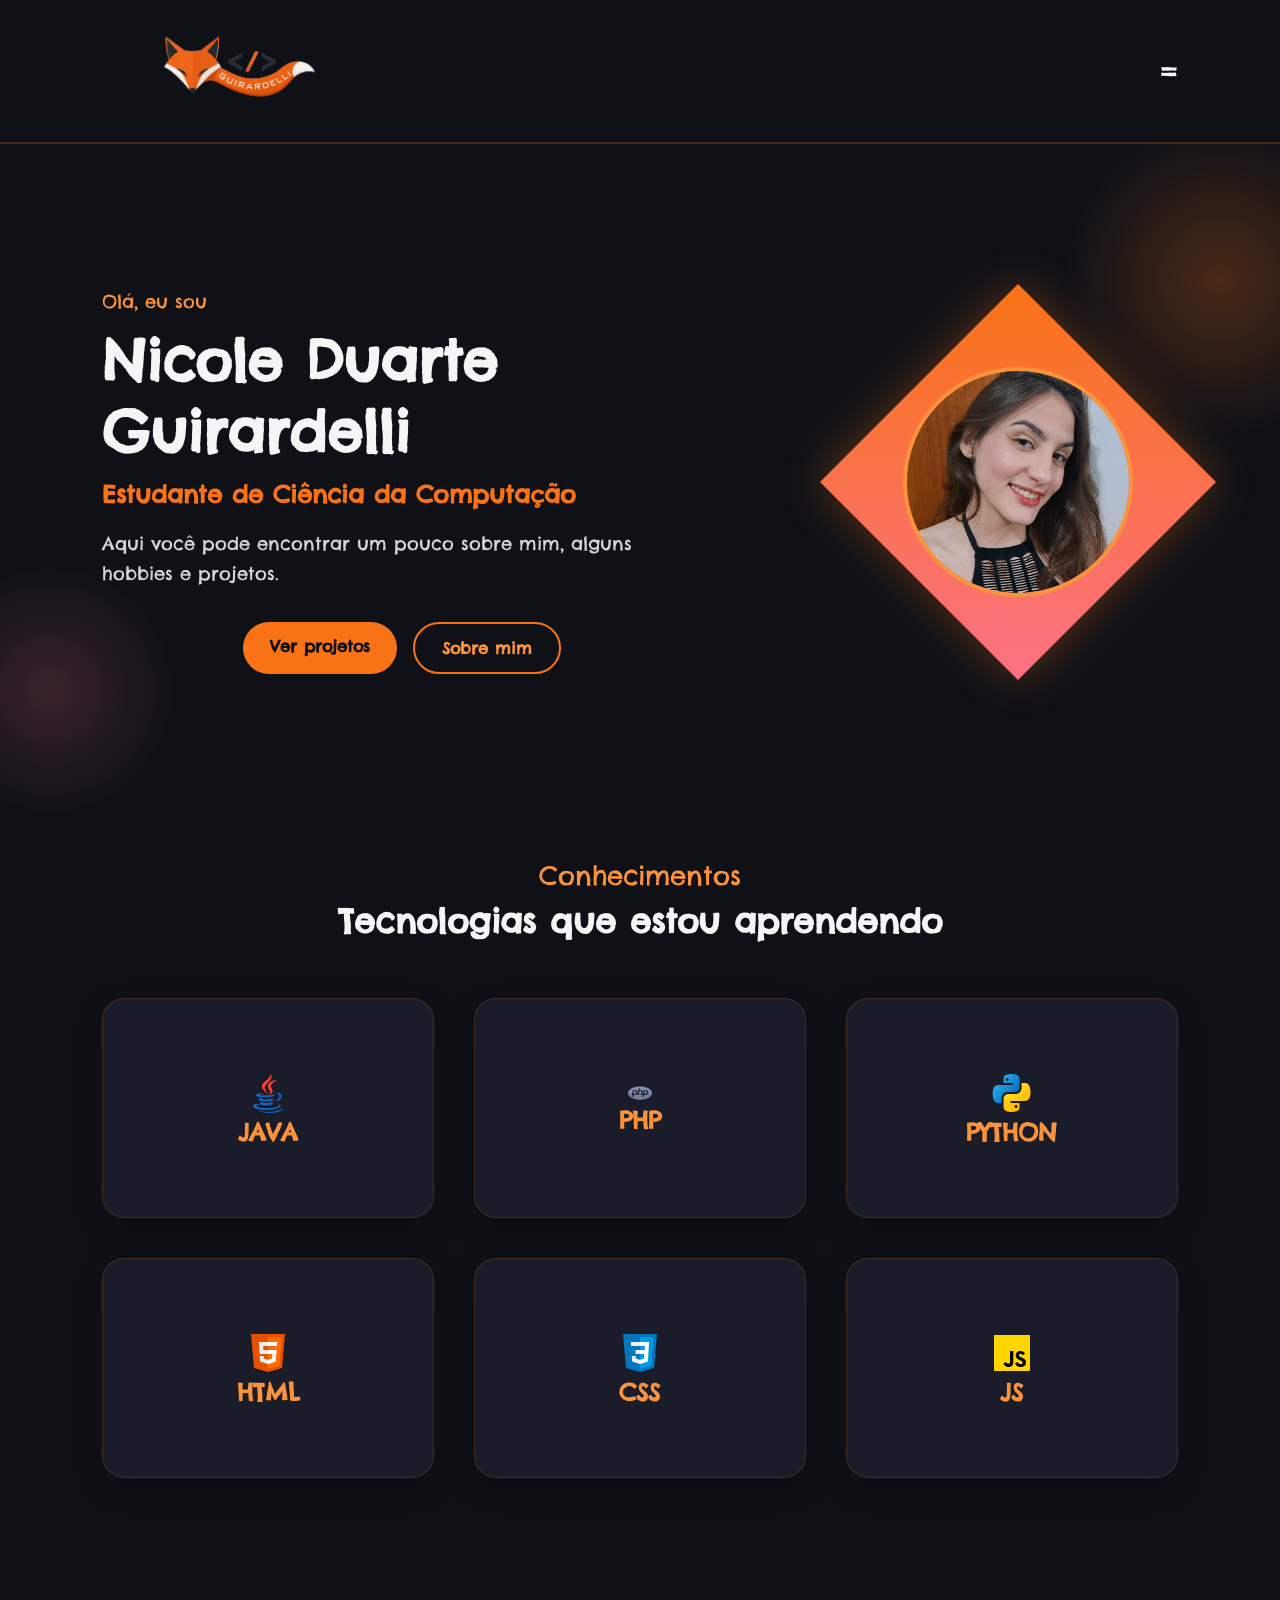
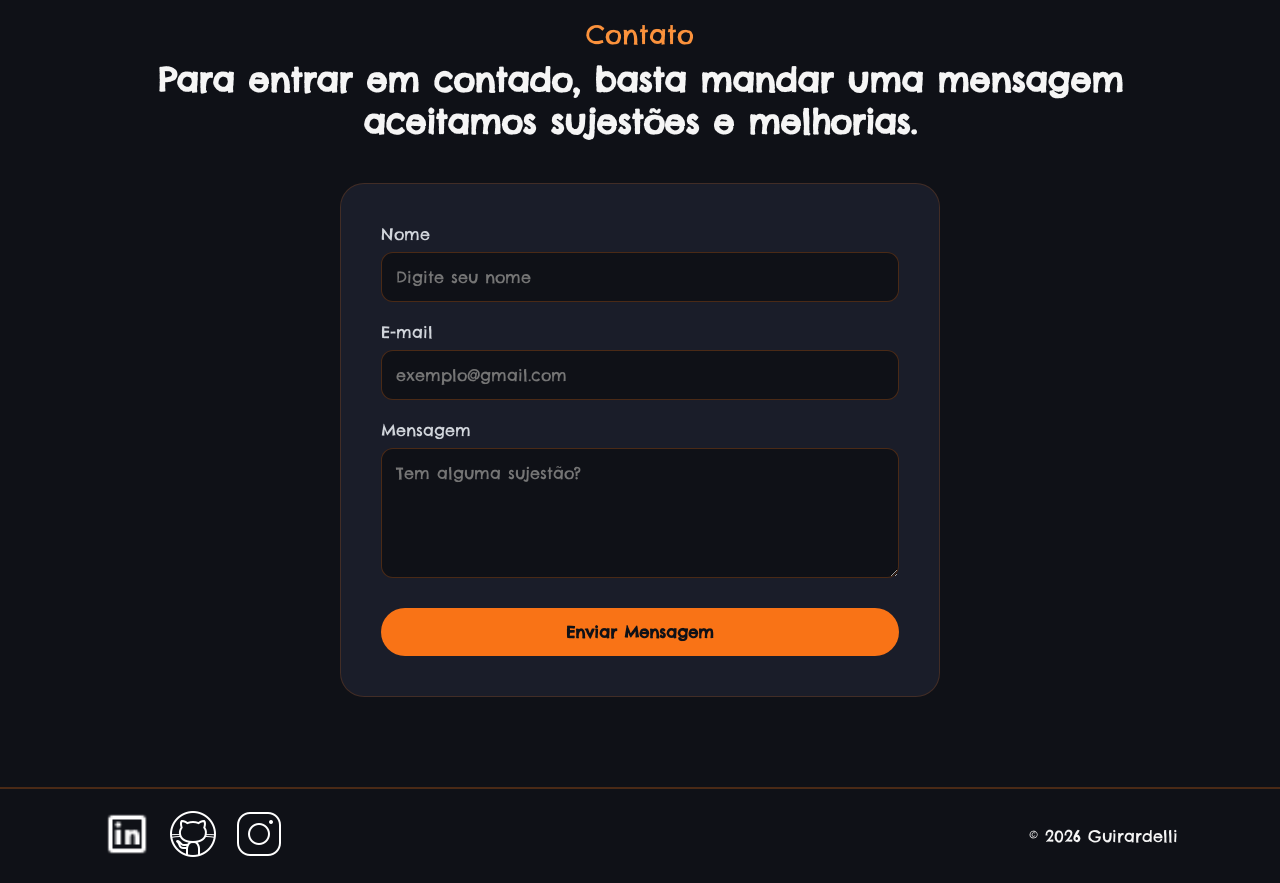
<file: index.html>
<!DOCTYPE html>
<html lang="en">

<head>
    <meta charset="UTF-8">
    <meta name="viewport" content="width=device-width, initial-scale=1.0">
    <title>Home</title>
    <link rel="stylesheet" href="style.css">
    <link rel="stylesheet" href="home.css">
    <link rel="preconnect" href="https://fonts.gstatic.com" crossorigin>
    <link href="https://fonts.googleapis.com/css2?family=Chelsea+Market&display=swap" rel="stylesheet">
    <link rel="shortcut icon" href="WhatsApp Image 2026-06-24 at 21.35.36 (1).png" type="favicon.png">
</head>

<body>
    <header>
        <div class="logo">
            <img src="img/logo-raposa.png" alt="logo de uma raposa">
        </div>

        <button class="botao-menu" onclick="abrirMenu()">=</button>
        <nav class="menu" id="menu">
            <a href="index.html">Home</a>
            <a href="sobre.html">Sobre</a>
            <a href="projeto.html">Projetos</a>
        </nav>
    </header>

    <main>

        <section class="home">
            <div class="home-texto">
                <p class="destaque">Olá, eu sou </p>
                <h2>Nicole Duarte Guirardelli</h2>
                <h3>Estudante de Ciência da Computação</h3>
                <p class="descricao">
                    Aqui você pode encontrar um pouco sobre mim, alguns hobbies e projetos.
                </p>
                <div class="botoes">
                    <a href="projeto.html">Ver projetos</a>
                    <a href="sobre.html">Sobre mim</a>
                </div>
            </div>

            <div class="home-imagem">
                <img src="img/nicole.jpg" alt="Imagem de perfil">
            </div>
        </section>

        <section class="tecnologia">
            <div class="informacao-tec">
                <p>Conhecimentos</p>
                <h2>Tecnologias que estou aprendendo</h2>
            </div>

            <article class="card">
                <div class="card-conteudo">
                    <div class="card-frente">
                        <img src="img/icone-java.png" alt="icone java">
                        <h3>JAVA</h3>

                    </div>

                    <div class="card-verso">
                        <code>
                        String nome = "Nicole";
                        System.out.println("Olá, " + nome);
                    </code>

                    </div>
                </div>
            </article>
            <article class="card">
                <div class="card-conteudo">
                    <div class="card-frente">
                        <img src="img/icone-php.png" alt="icone php">
                        <h3>PHP</h3>

                    </div>

                    <div class="card-verso">
                        <code>
                        $nome = "Nicole";
                        echo "Olá, $nome";
                    </code>

                    </div>
                </div>
            </article>
            <article class="card">
                <div class="card-conteudo">
                    <div class="card-frente">
                        <img src="img/icone-python.png" alt="icone python">
                        <h3>PYTHON</h3>

                    </div>

                    <div class="card-verso">
                        <code>
                        nome = "Nicole"
                        print(f"Olá, {nome}")   

                    </code>

                    </div>
                </div>
            </article>
            <article class="card">
                <div class="card-conteudo">
                    <div class="card-frente">
                        <img src="img/icone-html.png" alt="icone html">
                        <h3>HTML</h3>

                    </div>

                    <div class="card-verso">
                        <code>
                       &lt;h1&gt;Portfólio&lt;/h1&gt;
                        &lt;p&gt;Bem-vindo!&lt;/p&gt;
                    </code>

                    </div>
                </div>
            </article>
            <article class="card">
                <div class="card-conteudo">
                    <div class="card-frente">
                        <img src="img/icone-css.png" alt="icone css">
                        <h3>CSS</h3>

                    </div>

                    <div class="card-verso">
                        <code>
                        h1 {
                           color: orange;
                        }
                    </code>

                    </div>
                </div>
            </article>
            <article class="card">
                <div class="card-conteudo">
                    <div class="card-frente">
                        <img src="img/icone-js.png" alt="icone java script">
                        <h3>JS</h3>

                    </div>

                    <div class="card-verso">
                        <code>
                        let nome = "Nicole";
                        console.log(nome);
                    </code>

                    </div>
                </div>
            </article>


        </section>
        <!-- testar envio para email -->
        <section class="contato">
            <div class="titulo-contato">
                <p>Contato</p>
                <h2>Para entrar em contado, basta mandar uma mensagem aceitamos sujestões e melhorias.</h2>
            </div>

            <form class="formulario-contato" action="https://formsubmit.co/nicole.guirardelli@gmail.com" method="POST">
                <input type="hidden" name="_next"
                    value="https://nicoleguirardelli.github.io/Trabalho-portifolio/index.html">
                    
                <div class="campo">
                    <label for="nome">Nome</label>
                    <input type="text" id="nome" name="name" placeholder="Digite seu nome" required>
                </div>

                <div class="campo">
                    <label for="email">E-mail</label>
                    <input type="email" id="email" name="email" placeholder="exemplo@gmail.com" required>
                </div>

                <div class="campo">
                    <label for="mensagem">Mensagem</label>
                    <textarea id="mensagem" name="message" rows="5" placeholder="Tem alguma sujestão?"
                        required></textarea>
                </div>

                <button type="submit" class="botao-enviar">Enviar Mensagem</button>
            </form>
        </section>

    </main>

    <footer class="rodape">

        <div class="redes">
            <a href="https://www.linkedin.com/in/nicole-guirardelli/" target="_blank"><img id="logo-linkedin"
                    src="img/icone-linkedin.png" alt="icone linkedin"></a>
            <a href="https://github.com/NicoleGuirardelli" target="_blank"><img src="img/icone-github.png"
                    alt="icone github"></a>
            <a href="https://github.com/NicoleGuirardelli" target="_blank"><img src="img/icone-instagram.png"
                    alt="icone insta"></a>
        </div>



        <div>
            <p>© 2026 Guirardelli</p>
        </div>

    </footer>

    <button class="botao-voltar-topo" id="botaoVoltarTopo" onclick="voltarAoTopo()"
        aria-label="Voltar para o início da página">↑</button>

    <script src="main.js"></script>
</body>

</html>
</file>
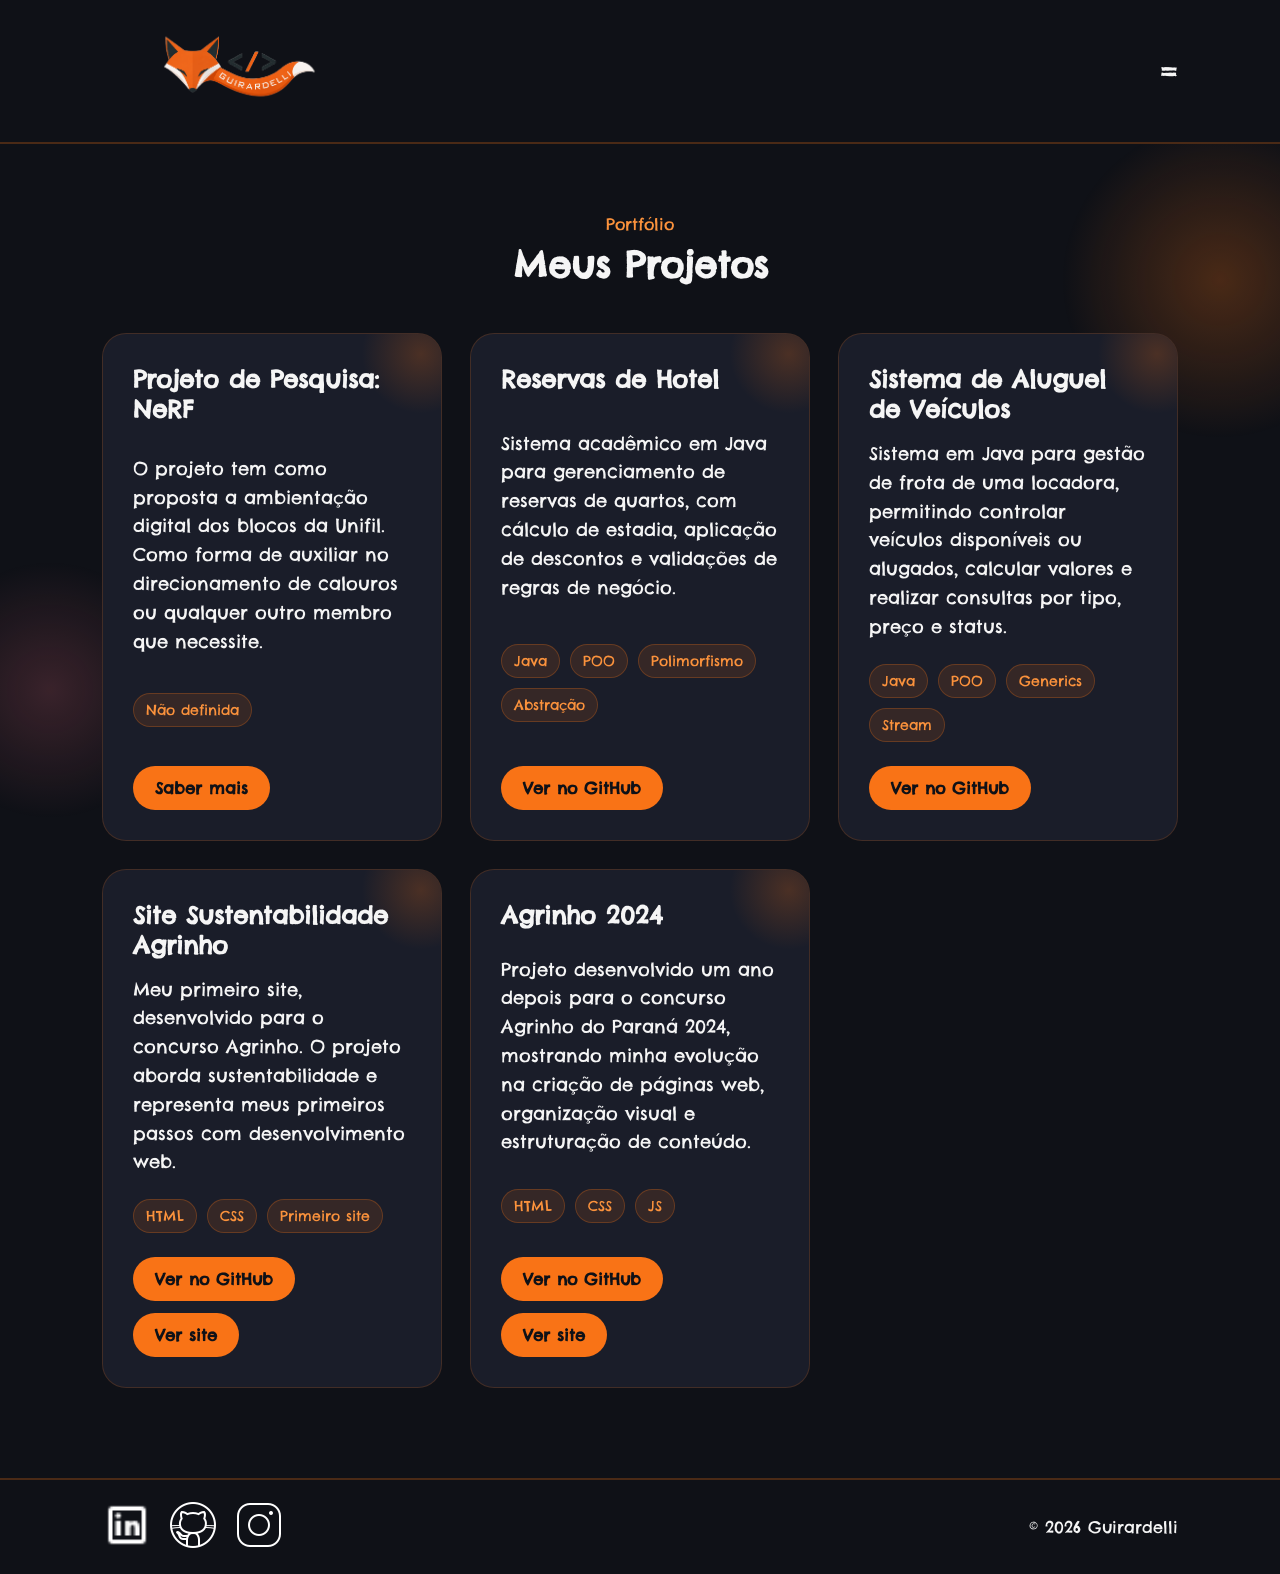
<file: projeto.html>
<!DOCTYPE html>
<html lang="en">

<head>
    <meta charset="UTF-8">
    <meta name="viewport" content="width=device-width, initial-scale=1.0">
    <title>Projetos</title>
    <link rel="stylesheet" href="style.css">
    <link rel="stylesheet" href="projeto.css">
    <link rel="preconnect" href="https://fonts.googleapis.com">
    <link rel="preconnect" href="https://fonts.googleapis.com">
    <link rel="preconnect" href="https://fonts.googleapis.com">
    <link rel="preconnect" href="https://fonts.googleapis.com">
    <link rel="preconnect" href="https://fonts.gstatic.com" crossorigin>
    <link href="https://fonts.googleapis.com/css2?family=Chelsea+Market&display=swap" rel="stylesheet">
    <link rel="shortcut icon" href="WhatsApp Image 2026-06-24 at 21.35.36 (1).png" type="favicon.png">


</head>

<body>
    <header>
        <div class="logo">
            <img src="img/logo-raposa.png" alt="logo de uma raposa">
        </div>
        <button class="botao-menu" onclick="abrirMenu()">=</button>
        <nav class="menu" id="menu">
            <a href="index.html">Home</a>
            <a href="sobre.html">Sobre</a>
            <a href="projeto.html">Projetos</a>
        </nav>
    </header>

    <main>
        <section class="projetos">
            <div class="titulo-projetos">
                <p>Portfólio</p>
                <h2>Meus Projetos</h2>
            </div>

            <div class="lista-projetos">
                <article class="projeto-card">
                    <h3>Projeto de Pesquisa: NeRF</h3>

                    <p>
                        O projeto tem como proposta a ambientação digital dos blocos da
                        Unifil. Como forma de auxiliar no direcionamento de calouros ou
                        qualquer outro membro que necessite.
                    </p>

                    <div class="tecnologias-projeto">
                        <span>Não definida</span>
                    </div>

                    <a href="https://sites.google.com/d/1Nok8jmrcTxKhGUwuBM7FMqPrgaaRQr5u/p/1hyCkAeA8EDfvmgQFqeQ1HvNhvz0JC8c4/edit"
                        target="_blank">Saber
                        mais</a>
                </article>

                <article class="projeto-card">
                    <h3>Reservas de Hotel</h3>

                    <p>
                        Sistema acadêmico em Java para gerenciamento de reservas de quartos,
                        com cálculo de estadia, aplicação de descontos e validações de regras
                        de negócio.
                    </p>

                    <div class="tecnologias-projeto">
                        <span>Java</span>
                        <span>POO</span>
                        <span>Polimorfismo</span>
                        <span>Abstração</span>
                    </div>

                    <a href="https://github.com/NicoleGuirardelli/ReservasHotel" target="_blank">
                        Ver no GitHub
                    </a>
                </article>

                <article class="projeto-card">
                    <h3>Sistema de Aluguel de Veículos</h3>

                    <p>
                        Sistema em Java para gestão de frota de uma locadora, permitindo
                        controlar veículos disponíveis ou alugados, calcular valores e realizar
                        consultas por tipo, preço e status.
                    </p>

                    <div class="tecnologias-projeto">
                        <span>Java</span>
                        <span>POO</span>
                        <span>Generics</span>
                        <span>Stream</span>
                    </div>

                    <a href="https://github.com/NicoleGuirardelli/Sistema-AluguelVeiculos" target="_blank">
                        Ver no GitHub
                    </a>
                </article>
                <article class="projeto-card">
                    <h3>Site Sustentabilidade Agrinho</h3>

                    <p>
                        Meu primeiro site, desenvolvido para o concurso Agrinho. O projeto aborda
                        sustentabilidade e representa meus primeiros passos com desenvolvimento web.
                    </p>

                    <div class="tecnologias-projeto">
                        <span>HTML</span>
                        <span>CSS</span>
                        <span>Primeiro site</span>
                    </div>
                    <div class="botoes-projeto">
                        <a href="https://github.com/NicoleGuirardelli/site-sustentabilidade-agrinho" target="_blank">
                            Ver no GitHub
                        </a>
                        <a href="https://nicoleguirardelli.github.io/site-sustentabilidade-agrinho/" target="_blank">
                            Ver site
                        </a>
                    </div>
                </article>

                <article class="projeto-card">
                    <h3>Agrinho 2024</h3>

                    <p>
                        Projeto desenvolvido um ano depois para o concurso Agrinho do Paraná 2024,
                        mostrando minha evolução na criação de páginas web, organização visual e estruturação
                        de conteúdo.
                    </p>

                    <div class="tecnologias-projeto">
                        <span>HTML</span>
                        <span>CSS</span>
                        <span>JS</span>
                    </div>
                    <div class="botoes-projeto">
                        <a href="https://github.com/NicoleGuirardelli/agrinho-2024" target="_blank">
                            Ver no GitHub
                        </a>
                        <a href="https://agrinho-2024-eta.vercel.app/" target="_blank">
                            Ver site
                        </a>
                    </div>
                </article>
            </div>
        </section>
    </main>


    <footer class="rodape">

        <div class="redes">
            <a href="https://www.linkedin.com/in/nicole-guirardelli/" target="_blank"><img id="logo-linkedin"
                    src="img/icone-linkedin.png" alt="icone linkedin"></a>
            <a href="https://github.com/NicoleGuirardelli" target="_blank"><img src="img/icone-github.png"
                    alt="icone github"></a>
            <a href="https://github.com/NicoleGuirardelli" target="_blank"><img src="img/icone-instagram.png"
                    alt="icone insta"></a>
        </div>


        <div>
            <p>© 2026 Guirardelli</p>
        </div>

    </footer>
    <button class="botao-voltar-topo" id="botaoVoltarTopo" onclick="voltarAoTopo()"
        aria-label="Voltar para o início da página">↑</button>

    <script src="main.js"></script>
</body>

</html>
</file>
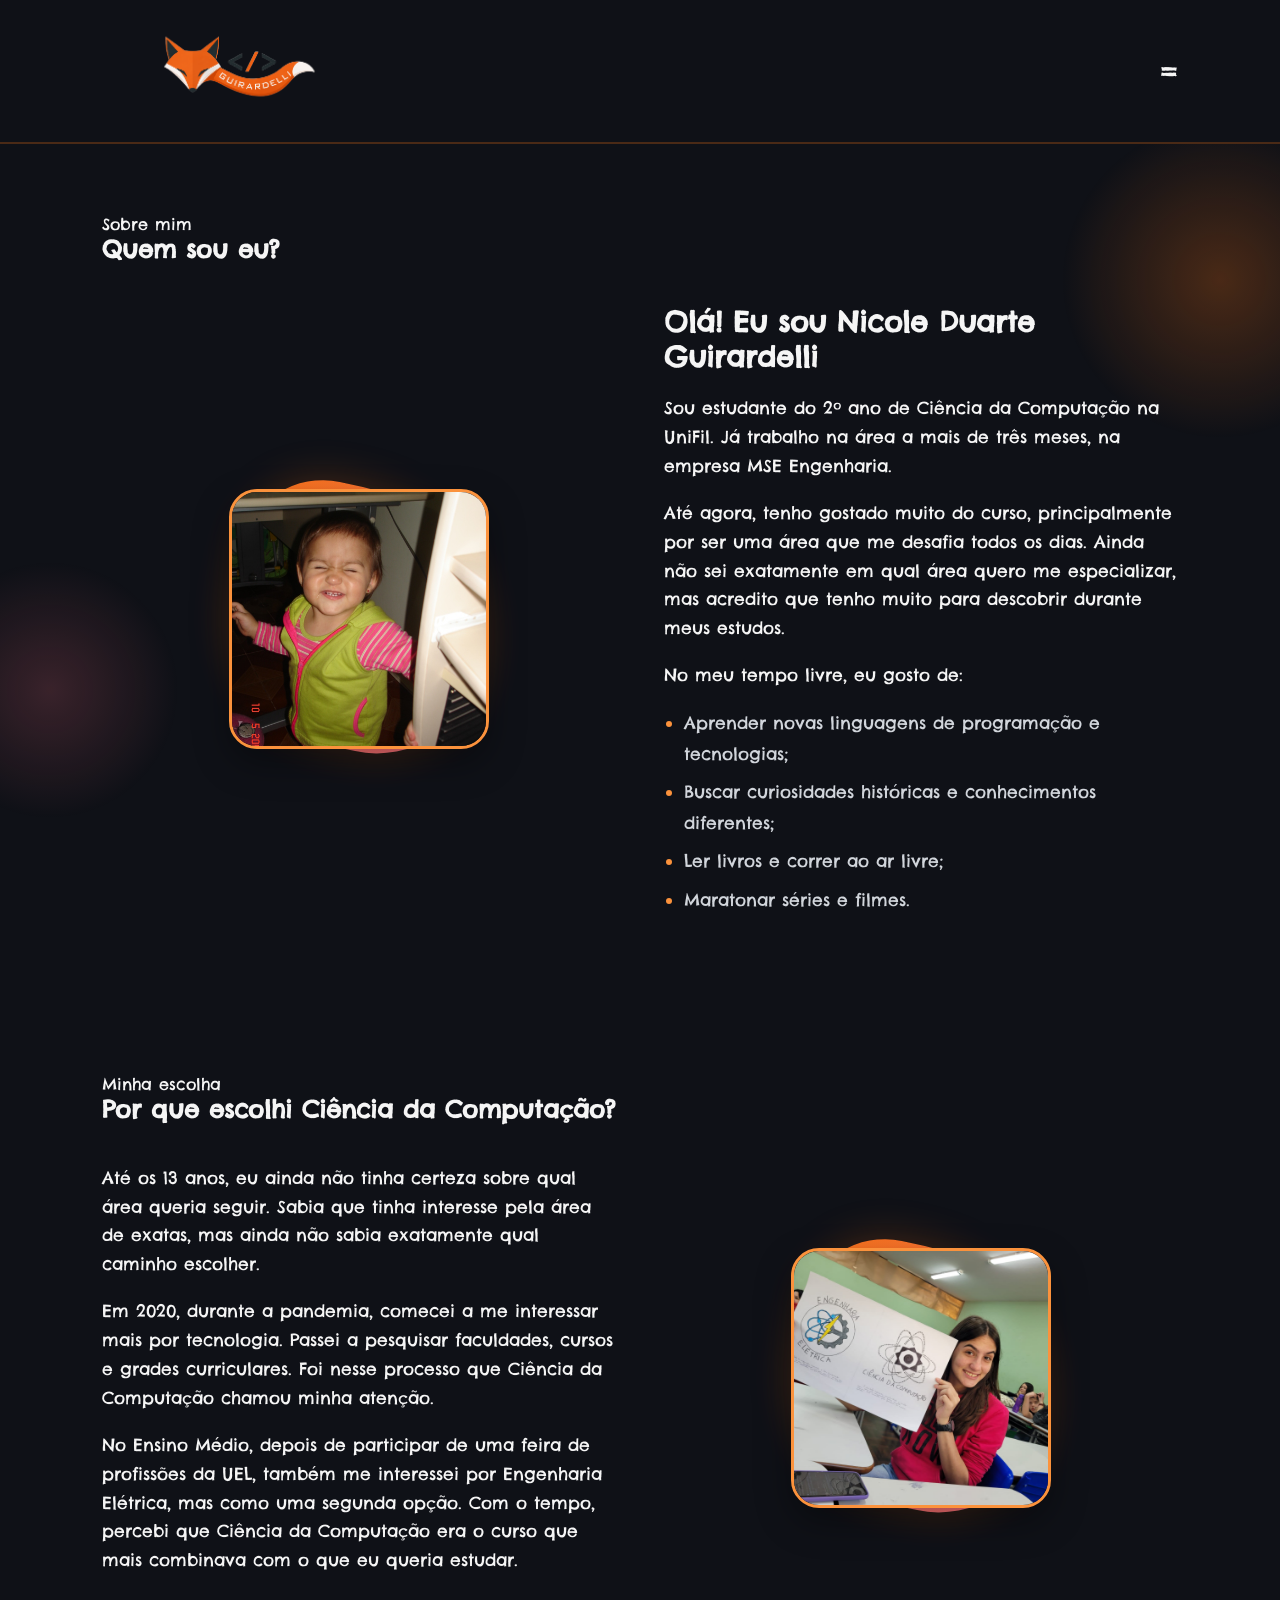
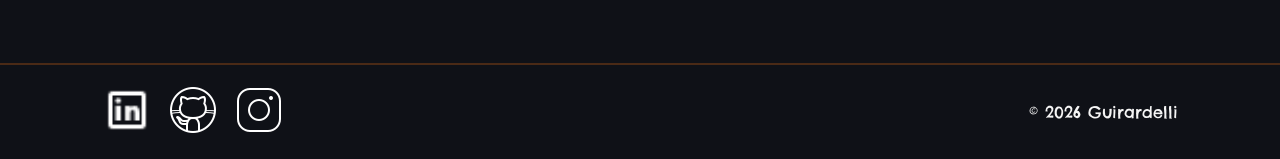
<file: sobre.html>
<!DOCTYPE html>
<html lang="en">

<head>
    <meta charset="UTF-8">
    <meta name="viewport" content="width=device-width, initial-scale=1.0">
    <title>Sobre mim</title>
    <link rel="stylesheet" href="style.css">
    <link rel="stylesheet" href="sobre.css">
    <link rel="preconnect" href="https://fonts.gstatic.com" crossorigin>
    <link href="https://fonts.googleapis.com/css2?family=Chelsea+Market&display=swap" rel="stylesheet">
    <link rel="shortcut icon" href="WhatsApp Image 2026-06-24 at 21.35.36 (1).png" type="favicon.png">

</head>

<body>
    <header>
        <div class="logo">
            <img src="img/logo-raposa.png" alt="logo de uma raposa">
        </div>
        <button class="botao-menu" onclick="abrirMenu()">=</button>
        <nav class="menu" id="menu">
            <a href="index.html">Home</a>
            <a href="sobre.html">Sobre</a>
            <a href="projeto.html">Projetos</a>
        </nav>
    </header>

    <main>
        <section class="sobre">
            <div>
                <p>Sobre mim</p>
                <h2>Quem sou eu?</h2>
            </div>

            <div class="sobre-conteudo">
                <div class="sobre-imagem">
                    <img src="img/crianca-nicole.jpg" alt="Foto de criança">
                </div>

                <div class="sobre-texto">
                    <h3>Olá! Eu sou Nicole Duarte Guirardelli</h3>

                    <p>
                        Sou estudante do 2º ano de Ciência da Computação na UniFil. Já trabalho na área a mais de três
                        meses, na empresa MSE Engenharia.
                    </p>

                    <p>
                        Até agora, tenho gostado muito do curso, principalmente por ser uma área
                        que me desafia todos os dias. Ainda não sei exatamente em qual área quero
                        me especializar, mas acredito que tenho muito para descobrir durante meus estudos.
                    </p>

                    <p>No meu tempo livre, eu gosto de:</p>
                    <ul class="lista-hobbies">
                        <li>Aprender novas linguagens de programação e tecnologias;</li>
                        <li>Buscar curiosidades históricas e conhecimentos diferentes;</li>
                        <li>Ler livros e correr ao ar livre;</li>
                        <li>Maratonar séries e filmes.</li>
                    </ul>
                </div>
            </div>
        </section>

        <section class="sobre">
            <div>
                <p>Minha escolha</p>
                <h2>Por que escolhi Ciência da Computação?</h2>
            </div>

            <div class="sobre-conteudo">
                <div class="sobre-texto">
                    <p>
                        Até os 13 anos, eu ainda não tinha certeza sobre qual área queria seguir.
                        Sabia que tinha interesse pela área de exatas, mas ainda não sabia exatamente
                        qual caminho escolher.
                    </p>

                    <p>
                        Em 2020, durante a pandemia, comecei a me interessar mais por tecnologia.
                        Passei a pesquisar faculdades, cursos e grades curriculares. Foi nesse processo
                        que Ciência da Computação chamou minha atenção.
                    </p>

                    <p>
                        No Ensino Médio, depois de participar de uma feira de profissões da UEL,
                        também me interessei por Engenharia Elétrica, mas como uma segunda opção.
                        Com o tempo, percebi que Ciência da Computação era o curso que mais combinava
                        com o que eu queria estudar.
                    </p>
                </div>

                <div class="sobre-imagem">
                    <img src="img/apresentacao-eng-comp.jpeg" alt="segurando um trabalho sobre Ciência da Computação">
                </div>
            </div>
        </section>
    </main>


    <footer class="rodape">

        <div class="redes">
            <a href="https://www.linkedin.com/in/nicole-guirardelli/" target="_blank"><img id="logo-linkedin"
                    src="img/icone-linkedin.png" alt="icone linkedin"></a>
            <a href="https://github.com/NicoleGuirardelli" target="_blank"><img src="img/icone-github.png"
                    alt="icone github"></a>
            <a href="https://github.com/NicoleGuirardelli" target="_blank"><img src="img/icone-instagram.png"
                    alt="icone insta"></a>
        </div>



        <div>
            <p>© 2026 Guirardelli</p>
        </div>

    </footer>
    <button class="botao-voltar-topo" id="botaoVoltarTopo" onclick="voltarAoTopo()"
        aria-label="Voltar para o início da página">↑</button>

    <script src="main.js"></script>

</body>

</html>
</file>
<file: style.css>
/* organização de cores */
:root {
    --cor-fundo: #0f1117;
    --cor-card: #1a1d29;
    --cor-texto: #f5f5f5;
    --cor-texto-claro: #d1d5db;
    --cor-laranja: #f97316;
    --cor-coral: #fb923c;
    --cor-rosa: #fb7185;
}


* {
    margin: 0;
    padding: 0;
    box-sizing: border-box;
    font-family: "Chelsea Market", system-ui;

}

html {
    background-color: var(--cor-fundo);
}

body {
    color: var(--cor-texto);
    min-height: 100vh;
}

body::before {
    content: "";
    position: fixed;
    width: 320px;
    height: 320px;
    background: radial-gradient(circle, rgba(249, 115, 22, 0.25), transparent 70%);
    top: 120px;
    right: -100px;
    z-index: -1;
}

body::after {
    content: "";
    position: fixed;
    width: 260px;
    height: 260px;
    background: radial-gradient(circle, rgba(251, 113, 133, 0.18), transparent 70%);
    bottom: 80px;
    left: -80px;
    z-index: -1;
}

/* melhorar responsividade */
@media (max-width: 900px) {
    header {
        flex-direction: column;
        text-align: center;
        gap: 18px;
    }

    .menu {
        flex-direction: column;
        text-align: center;
        padding: 60px 8%;
    }

    .home {
        flex-direction: column;
        text-align: center;
        padding: 60px 8%;
    }

    .home-texto h2 {
        font-size: 42px;
    }

    .home-texto h3 {
        font-size: 21px;
    }



    .rodape {
        flex-direction: column;
        text-align: center;
        gap: 18px;
    }
}

header {
    width: 100%;
    padding: 25px 8%;
    display: flex;
    justify-content: space-between;
    align-items: center;
    background-color: var(--cor-fundo);
    border-bottom: 2px solid rgb(249, 115, 22, 0.25);


}

.logo h1 {
    font-size: 24px;
    color: var(--cor-texto);
}

.logo h1::first-letter {
    color: var(--cor-laranja);
}

.logo img {
    width: 25%;

}

.menu {
    display: none;
    gap: 28px;
}

.menu a {
    color: var(--cor-texto-claro);
    text-decoration: none;
    font-size: 16px;
    transition: 0.3s;
}

.menu a:hover {
    color: var(--cor-coral);
}
.botao-menu{
    background: none;
    border: none;
    color: var(--cor-texto);
    font-size: 32px;
    cursor: pointer;
}
.menu.ativo{
    display: flex;
    padding: 15px;
}



.rodape {
    padding: 20px 8%;
    border-top: 2px solid rgb(249, 115, 22, 0.25);
    display: flex;
    justify-content: space-between;
    align-items: center;
    background-color: var(--cor-fundo);
}

.redes {
    display: flex;
    gap: 16px;
}

.redes a {
    color: var(--cor-texto-claro);
    text-decoration: none;
    font-size: 16px;
    transition: 0.3s;
}

.redes a:hover {
    color: var(--cor-coral);
}

#logo-linkedin {
    width: 50px;
    height: 50px;
    object-fit: contain;
}


/* para voltar no topo pag */
.botao-voltar-topo {
    position: fixed;
    right: 25px;
    bottom: 25px;
    width: 48px;
    height: 48px;
    border: none;
    border-radius: 50%;
    background-color: var(--cor-laranja);
    color: var(--cor-texto);
    font-size: 28px;
    cursor: pointer;
    display: none;
    align-items: center;
    justify-content: center;
    box-shadow: 0 8px 18px rgba(0, 0, 0, 0.35);
    transition: 0.3s;
    z-index: 10;
}

.botao-voltar-topo:hover {
    background-color: var(--cor-coral);
    transform: translateY(-4px);
}

.botao-voltar-topo.aparecer {
    display: flex;
}
</file>
<file: home.css>
.botoes {
    justify-content: center;
    flex-wrap: wrap;
}

.tecnologia {
    grid-template-columns: 1fr;
}

.home {
    min-height: 75vh;
    padding: 70px 8%;
    display: flex;
    justify-content: space-between;
    align-items: center;
    gap: 50px;

}

.home-texto {
    max-width: 600px;
}

.destaque {
    color: var(--cor-coral);
    font-size: 18px;
    margin-bottom: 12px;
}

.home-texto h2 {
    font-size: 56px;
    color: var(--cor-texto);
    margin-bottom: 12px;
}

.home-texto h3 {
    font-size: 24px;
    color: var(--cor-laranja);
    margin-bottom: 20px;
}

.descricao {
    font-size: 18px;
    line-height: 1.7;
    color: var(--cor-texto-claro);
    margin-bottom: 32px;
}

.botoes {
    display: flex;
    gap: 16px;
}

.botoes a {
    padding: 14px 27px;
    border-radius: 30px;
    text-decoration: none;
    font-weight: bold;
    transition: 0.3s;
}

.botoes a:first-child {
    background-color: var(--cor-laranja);
    color: var(--cor-fundo);
}

.botoes a:first-child:hover {
    background-color: var(--cor-coral);
    transform: translateY(-2px);
}

.botoes a:last-child {
    border: 2px solid var(--cor-laranja);
    color: var(--cor-coral);
}

.botoes a:last-child:hover {
    background-color: rgb(249, 115, 22, 0.12);
    transform: translateY(-2px);
}

.home-imagem {
    position: relative;
    width: 320px;
    height: 320px;
    display: flex;
    justify-content: center;
    align-items: center;
    animation: foto-flutuar 1.5s infinite alternate;
}

.contato {
    padding: 60px 8% 90px;
    display: flex;
    flex-direction: column;
    align-items: center;
}

.titulo-contato {
    text-align: center;
    margin-bottom: 40px;
}

.titulo-contato p {
    color: var(--cor-coral);
    font-size: 26px;
    margin-bottom: 8px;
}

.titulo-contato h2 {
    color: var(--cor-texto);
    font-size: 33px;
}

.formulario-contato {
    width: 100%;
    max-width: 600px;
    background-color: var(--cor-card);
    border: 1px solid rgba(249, 115, 22, 0.18);
    padding: 40px;
    border-radius: 24px;
    display: flex;
    flex-direction: column;
    gap: 20px;
}

.campo {
    display: flex;
    flex-direction: column;
    gap: 8px;
}

.campo label {
    color: var(--cor-texto-claro);
    font-size: 16px;
}

.campo input, .campo textarea {
    background-color: var(--cor-fundo);
    border: 1px solid rgba(249, 115, 22, 0.25);
    border-radius: 12px;
    padding: 14px;
    color: var(--cor-texto);
    font-family: inherit;
    font-size: 16px;
    outline: none;
    transition: 0.3s;
}

.campo input:focus, .campo textarea:focus {
    border-color: var(--cor-coral);
    box-shadow: 0 0 10px rgba(251, 146, 60, 0.2);
}

.botao-enviar {
    background-color: var(--cor-laranja);
    color: var(--cor-fundo);
    border: none;
    padding: 14px 27px;
    border-radius: 30px;
    font-weight: bold;
    font-family: inherit;
    font-size: 16px;
    cursor: pointer;
    transition: 0.3s;
    margin-top: 10px;
}

.botao-enviar:hover {
    background-color: var(--cor-coral);
    transform: translateY(-2px);
}
@keyframes foto-flutuar{
    from{transform: translateY(0);}
    to{transform: translateY(-25px);
        background-size: 10%;  
    }
}

.home-imagem::before {
    content: "";
    position: absolute;
    width: 280px;
    height: 280px;
    background: linear-gradient(135deg, var(--cor-laranja), var(--cor-rosa));
    transform: rotate(45deg);
    box-shadow: 0 0 45px rgba(249, 115, 22, 0.35);
}

.home-imagem img {
    position: relative;
    width: 230px;
    height: 230px;
    object-fit: cover;
    border-radius: 50%;
    border: 4px solid var(--cor-coral);
    background-color: var(--cor-card);
    /* background-color: #0033ff; */

}

.informacao-tec {
    grid-column: 1/-1;
    text-align: center;
    margin-bottom: 16px;
}

.informacao-tec p {
    color: var(--cor-coral);
    font-size: 26px;
    margin-bottom: 8px;
}

.informacao-tec h2 {
    color: var(--cor-texto);
    font-size: 33px;
}

.tecnologia {
    padding: 40px 8% 80px;
    display: grid;
    grid-template-columns: repeat(3, 1fr);
    gap: 40px;
}

.card {
    height: 220px;
    perspective: 1000px;
}

.card-conteudo {
    position: relative;
    width: 100%;
    height: 100%;
    transition: transform 0.8s;
    transform-style: preserve-3d;
}

.card:hover .card-conteudo {
    transform: rotateY(180deg);
}

.card-frente,
.card-verso {
    position: absolute;
    width: 100%;
    height: 100%;
    background-color: var(--cor-card);
    border: 1px solid rgba(249, 115, 22, 0.18);
    border-radius: 22px;
    backface-visibility: hidden;
    display: flex;
    flex-direction: column;
    justify-content: center;
    align-items: center;
    padding: 28px;
    text-align: center;
}

.card-frente {
    box-shadow: 0 10px 30px rgb(0, 0, 0, 0.25);
}

.card-verso {
    transform: rotateY(180deg);
    background: linear-gradient(135deg, #1a1d29, #2a1c1c);
    border-color: var(--cor-coral);
    color: var(--cor-coral);
    font-size: 18px;
    line-height: 1.6;
}

.card-frente h3 {
    color: var(--cor-coral);
    font-size: 24px;
}

/* melhorar cards */
</file>
<file: projeto.css>
/* projeto tela*/

.projetos {
    padding: 70px 8% 90px;
}


.titulo-projetos {
    text-align: center;
    margin-bottom: 45px;
}

.titulo-projetos p {
    color: var(--cor-coral);
    font-size: 16px;
    margin-bottom: 8px;
}

.titulo-projetos h2 {
    color: var(--cor-texto);
    font-size: 36px;
}



.lista-projetos {
    display: grid;
    grid-template-columns: repeat(3, 1fr);
    gap: 28px;
}



.projeto-card {
    background-color: var(--cor-card);
    border: 1px solid rgba(249, 115, 22, 0.18);
    border-radius: 24px;
    padding: 30px;
    min-height: 320px;
    display: flex;
    flex-direction: column;
    justify-content: space-between;
    transition: 0.3s;
    position: relative;
    overflow: hidden;
}

.projeto-card::before {
    content: "";
    position: absolute;
    width: 120px;
    height: 120px;
    background: radial-gradient(circle, rgba(249, 115, 22, 0.22), transparent 70%);
    top: -40px;
    right: -40px;
    transition: 0.3s;
}

.projeto-card:hover {
    transform: translateY(-8px);
    border-color: var(--cor-coral);
    box-shadow: 0 14px 35px rgba(249, 115, 22, 0.18);
}

.projeto-card:hover::before {
    width: 170px;
    height: 170px;
}



.projeto-card h3 {
    color: var(--cor-texto);
    font-size: 24px;
    margin-bottom: 16px;
    position: relative;
    z-index: 1;
}

.projeto-card p {
    color: var(--cor-texto-suave);
    font-size: 18px;
    line-height: 1.6;
    margin-bottom: 22px;
    position: relative;
    z-index: 1;
}


.tecnologias-projeto {
    display: flex;
    flex-wrap: wrap;
    gap: 10px;
    margin-bottom: 24px;
    position: relative;

    z-index: 1;
}

.tecnologias-projeto span {
    padding: 7px 12px;
    border-radius: 20px;
    background-color: rgba(249, 115, 22, 0.12);
    color: var(--cor-coral);
    font-size: 14px;
    border: 1px solid rgba(249, 115, 22, 0.25);
}


.projeto-card a {
    width: fit-content;
    padding: 12px 22px;
    border-radius: 25px;
    background-color: var(--cor-laranja);
    color: var(--cor-fundo);
    text-decoration: none;
    font-weight: bold;
    transition: 0.3s;
    position: relative;
    z-index: 1;
}

.projeto-card a:hover {
    background-color: var(--cor-coral);
    transform: translateY(-3px);
}

.botoes-projeto {
    display: flex;
    gap: 12px;
    flex-wrap: wrap;
    position: relative;
    z-index: 1;
}


@media (max-width: 1000px) {
    .lista-projetos {
        grid-template-columns: repeat(2, 1fr);
    }

}

@media (max-width: 700px) {
    .projetos {

        padding: 55px 8% 70px;
    }

    .titulo-projetos h2 {
        font-size: 30px;

    }

    .lista-projetos {

        grid-template-columns: 1fr;
    }

    .projeto-card {

        min-height: auto;
    }
}
</file>
<file: sobre.css>
/* tela sobre */

.sobre {
    padding: 70px 8%;
}

.sobre-conteudo {
    display: flex;
    align-items: center;
    gap: 48px;
    margin-top: 40px;
}

.sobre-texto {
    flex: 1;
}

.sobre-texto h3 {
    color: var(--cor-texto);
    font-size: 28px;
    margin-bottom: 20px;
}

.sobre-texto p {
    color: var(--cor-texto-suave);
    font-size: 17px;
    line-height: 1.7;
    margin-bottom: 18px;
}

.sobre-imagem {
    flex: 1;
    display: flex;
    justify-content: center;
    position: relative;
}

.sobre-imagem::before {
    content: "";
    position: absolute;
    width: 260px;
    height: 260px;
    background: linear-gradient(135deg, var(--cor-laranja), var(--cor-rosa));
    border-radius: 35% 65% 45% 55%;
    transform: rotate(12deg);
    box-shadow: 0 0 40px rgba(249, 115, 22, 0.25);
    z-index: 0;
}

.sobre-imagem img {
    position: relative;
    z-index: 1;
    width: 260px;
    height: 260px;
    object-fit: cover;
    border-radius: 28px;
    border: 3px solid var(--cor-coral);
    box-shadow: 0 14px 35px rgba(0, 0, 0, 0.35);
}


.lista-hobbies {
    margin-left: 20px;
    margin-bottom: 18px;
    color: var(--cor-texto-claro);
    font-size: 17px;
    line-height: 1.8;
}

.lista-hobbies li {
    margin-bottom: 8px;
}

.lista-hobbies  li::marker {
    color: var(--cor-coral);
}

@media (max-width: 900px) {
    .sobre {
        padding: 55px 8%;
    }

    .sobre-conteudo,
    .sobre-conteudo.invertido {
        flex-direction: column;
        text-align: center;
    }

    .sobre-imagem img {
        width: 230px;
        height: 230px;
    }

    .sobre-imagem::before {
        width: 230px;
        height: 230px;
    }

    .sobre-texto h3 {
        font-size: 24px;
    }

    .sobre-texto p {
        font-size: 16px;
    }
}
</file>
